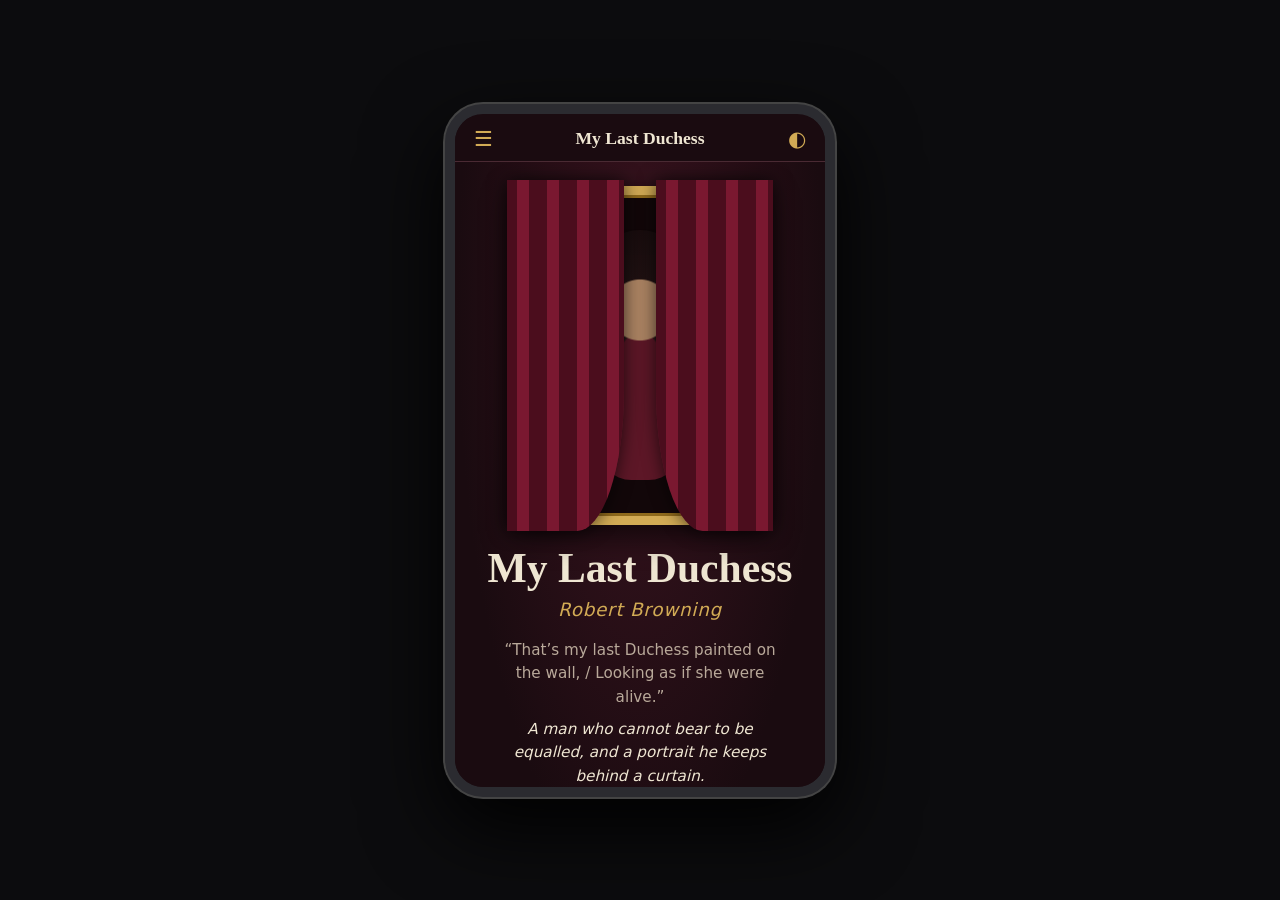
<file: index.html>
<!DOCTYPE html>
<html lang="en">
<head>
<meta charset="UTF-8">
<meta name="viewport" content="width=device-width, initial-scale=1, viewport-fit=cover">
<title>My Last Duchess – Robert Browning | Study Guide</title>
<link rel="stylesheet" href="style.css">
</head>
<body>
<div class="phone" data-theme="dark" id="phone">
  <div class="progress"><span id="bar"></span></div>
  <header class="top">
    <button id="menuBtn" aria-label="Open menu" aria-expanded="false">☰</button>
    <b>My Last Duchess</b>
    <button id="themeBtn" aria-label="Switch light or dark mode">◐</button>
  </header>
  <nav id="drawer" aria-label="Sections"></nav>

  <main class="screen" id="screen">
    <section class="cover" id="cover">
      <div class="room">
        <div class="frame"><div class="portrait"></div></div>
        <div class="curtain l"></div><div class="curtain r"></div>
      </div>
      <h1>My Last Duchess</h1>
      <p class="by">Robert Browning</p>
      <p class="tag">“That’s my last Duchess painted on the wall, / Looking as if she were alive.”<br><em>A man who cannot bear to be equalled, and a portrait he keeps behind a curtain.</em></p>
      <button class="cta" id="startBtn">Start Learning</button>
    </section>
    <div id="content"></div>
    <footer>STUDY MATERIAL MADE BY ESHAN.</footer>
  </main>
  <button id="topBtn" class="totop" aria-label="Back to top" hidden>↑</button>
</div>
<script src="script.js"></script>
</body>
</html>
</file>
<file: style.css>
*{box-sizing:border-box;margin:0;padding:0}
html,body{height:100%}
body{background:#0c0c0e;font-family:Karla,"Segoe UI",system-ui,sans-serif;display:flex;align-items:center;justify-content:center;overflow-x:hidden}
.phone[data-theme=dark]{--bg:#1a0b10;--card:#26121a;--ink:#efe6d2;--mute:#b9a99a;--gold:#d2ab55;--red:#6e1226;--line:#4a2a33}
.phone[data-theme=light]{--bg:#f6efe0;--card:#fffaf0;--ink:#2a1218;--mute:#6b5656;--gold:#8f6a1c;--red:#7a1830;--line:#dccfb4}
.phone{position:relative;width:100%;height:100dvh;background:var(--bg);color:var(--ink);overflow:hidden;font-size:16px;line-height:1.55}
@media(min-width:600px){.phone{width:min(390px,calc((100vh - 40px)*9/16));height:min(693px,calc(100vh - 40px));min-width:340px;border-radius:38px;border:10px solid #2b2b30;box-shadow:0 0 0 2px #444,0 30px 80px #000}}
.screen{height:100%;overflow-y:auto;overflow-x:hidden;scroll-behavior:smooth;padding-top:48px}
h1,h2,h3{font-family:"Cormorant Garamond",Georgia,serif;font-weight:700;line-height:1.15}
.progress{position:absolute;top:0;left:0;right:0;height:3px;z-index:30;background:transparent}
.progress span{display:block;height:100%;width:0;background:var(--gold)}
.top{position:absolute;top:3px;left:0;right:0;height:45px;z-index:20;display:flex;align-items:center;justify-content:space-between;padding:0 8px;background:var(--bg);border-bottom:1px solid var(--line);font-family:"Cormorant Garamond",Georgia,serif;font-size:1.1rem}
.top button,.totop{background:none;border:0;color:var(--gold);font-size:1.3rem;width:40px;height:40px;cursor:pointer;border-radius:50%}
.top button:focus-visible,.cta:focus-visible,.card>button:focus-visible,.totop:focus-visible,#drawer a:focus-visible,.flip:focus-visible{outline:2px solid var(--gold);outline-offset:2px}
#drawer{position:absolute;top:48px;left:0;right:0;z-index:19;background:var(--card);border-bottom:2px solid var(--gold);display:none;padding:6px 14px 12px}
#drawer.open{display:block}
#drawer a{display:block;padding:9px 4px;color:var(--ink);text-decoration:none;border-bottom:1px solid var(--line)}
.totop{position:absolute;right:14px;bottom:16px;z-index:25;background:var(--red);color:#fff;box-shadow:0 4px 14px #0008}
/* cover */
.cover{min-height:calc(100% + 0px);padding:18px 22px 36px;text-align:center;background:radial-gradient(ellipse at 50% 20%,#3b1420 0,var(--bg) 70%)}
.room{position:relative;width:78%;max-width:260px;aspect-ratio:3/4;margin:6px auto 20px}
.frame{position:absolute;inset:0;border:9px solid var(--gold);border-radius:6px;background:#120709;box-shadow:inset 0 0 0 3px #8f6a1c,0 10px 30px #000a;display:grid;place-items:center;overflow:hidden}
.portrait{width:62%;height:78%;border-radius:50% 50% 44% 44%/46% 46% 54% 54%;background:radial-gradient(circle at 50% 32%,#c79a73 0 16%,transparent 17%),radial-gradient(ellipse at 50% 95%,#6b1a2d 0 40%,transparent 41%),radial-gradient(ellipse at 50% 50%,#2c1a1a,#150a0c);opacity:.85}
.curtain{position:absolute;top:-6px;bottom:-6px;width:46%;background:repeating-linear-gradient(90deg,#4b0d1d 0 10px,#7a1830 10px 22px,#4b0d1d 22px 30px);transition:transform 1s ease;box-shadow:0 0 18px #000a}
.curtain.l{left:-6px;border-radius:0 0 40% 0;transform-origin:left}
.curtain.r{right:-6px;border-radius:0 0 0 40%;transform-origin:right}
.cover.open .l{transform:translateX(-96%)}
.cover.open .r{transform:translateX(96%)}
.cover h1{font-size:2.6rem;color:var(--ink)}
.by{color:var(--gold);font-size:1.15rem;letter-spacing:.04em;margin:4px 0 14px;font-style:italic}
.tag{color:var(--mute);font-size:.95rem;max-width:300px;margin:0 auto 22px}
.tag em{display:block;margin-top:8px;color:var(--ink)}
.cta{background:var(--gold);color:#1a0b10;border:0;padding:13px 30px;font:700 1rem Karla,sans-serif;border-radius:30px;cursor:pointer}
/* sections */
.sec{padding:34px 18px 8px}
.sec>h2{font-size:1.9rem;color:var(--gold);margin-bottom:4px}
.sec>.sub{color:var(--mute);font-size:.9rem;margin-bottom:14px}
.card{background:var(--card);border:1px solid var(--line);border-radius:10px;margin-bottom:10px;overflow:hidden}
.card>button{all:unset;box-sizing:border-box;display:flex;gap:10px;align-items:center;width:100%;padding:13px 14px;cursor:pointer;font-weight:700}
.card>button .n{flex:none;width:28px;height:28px;border-radius:50%;background:var(--red);color:#fff;display:grid;place-items:center;font-size:.85rem}
.card>button .ch{margin-left:auto;color:var(--gold);transition:transform .25s}
.card.open>button .ch{transform:rotate(180deg)}
.card .body{display:none;padding:0 14px 14px;color:var(--ink)}
.card.open .body{display:block}
.card .body p+p{margin-top:8px}
.body q{display:block;font-family:"Cormorant Garamond",Georgia,serif;font-style:italic;font-size:1.15rem;color:var(--gold);margin-bottom:6px;quotes:none}
mark{background:none;color:var(--gold);font-weight:700}
.theme-box{border-left:4px solid var(--gold);padding:10px 14px;background:var(--card);border-radius:0 10px 10px 0;margin-bottom:10px}
.people{display:grid;grid-template-columns:1fr 1fr;gap:10px}
.person{background:var(--card);border:1px solid var(--line);border-radius:10px;padding:12px}
.person h3{color:var(--gold);font-size:1.2rem}
.person p{font-size:.88rem;color:var(--mute);margin-top:4px}
.person.wide{grid-column:1/-1}
.vocab{display:grid;grid-template-columns:1fr 1fr;gap:10px}
.flip{perspective:700px;height:132px;cursor:pointer;background:none;border:0;color:inherit;font:inherit;text-align:left}
.flip>span{position:absolute;inset:0}
.flip{position:relative}
.face{position:absolute;inset:0;backface-visibility:hidden;border-radius:10px;border:1px solid var(--line);background:var(--card);padding:10px;transition:transform .5s;display:flex;flex-direction:column;justify-content:center}
.face.back{transform:rotateY(180deg);font-size:.8rem;background:var(--red);color:#fff;justify-content:flex-start;overflow:auto}
.face.front{align-items:center;text-align:center;font-family:"Cormorant Garamond",Georgia,serif;font-size:1.35rem;font-weight:700;color:var(--gold)}
.face.front small{font:.72rem Karla,sans-serif;color:var(--mute);margin-top:4px}
.flip.on .front{transform:rotateY(-180deg)}
.flip.on .back{transform:rotateY(0)}
.tabs{display:flex;gap:6px;margin-bottom:10px}
.tabs button{flex:1;padding:8px 4px;border-radius:20px;border:1px solid var(--gold);background:none;color:var(--gold);font:700 .85rem Karla,sans-serif;cursor:pointer}
.tabs button.on{background:var(--gold);color:#1a0b10}
.qgroup{display:none}.qgroup.on{display:block}
.rev{list-style:none}
.rev li{padding:8px 0 8px 22px;border-bottom:1px solid var(--line);position:relative}
.rev li:before{content:"✦";position:absolute;left:0;color:var(--gold)}
.minute{background:var(--red);color:#fff;border-radius:10px;padding:14px;margin-top:12px}
.minute h3{font-size:1.3rem;margin-bottom:6px}
.note{font-size:.8rem;color:var(--mute);margin-top:8px}
footer{text-align:center;color:var(--mute);font-size:.78rem;padding:30px 16px 60px}
@media(prefers-reduced-motion:reduce){.screen{scroll-behavior:auto}*{transition:none!important}}
</file>
<file: My Last Duchess/style.css>
*{box-sizing:border-box;margin:0;padding:0}
html,body{height:100%}
body{background:#0c0c0e;font-family:Karla,"Segoe UI",system-ui,sans-serif;display:flex;align-items:center;justify-content:center;overflow-x:hidden}
.phone[data-theme=dark]{--bg:#1a0b10;--card:#26121a;--ink:#efe6d2;--mute:#b9a99a;--gold:#d2ab55;--red:#6e1226;--line:#4a2a33}
.phone[data-theme=light]{--bg:#f6efe0;--card:#fffaf0;--ink:#2a1218;--mute:#6b5656;--gold:#8f6a1c;--red:#7a1830;--line:#dccfb4}
.phone{position:relative;width:100%;height:100dvh;background:var(--bg);color:var(--ink);overflow:hidden;font-size:16px;line-height:1.55}
@media(min-width:600px){.phone{width:min(390px,calc((100vh - 40px)*9/16));height:min(693px,calc(100vh - 40px));min-width:340px;border-radius:38px;border:10px solid #2b2b30;box-shadow:0 0 0 2px #444,0 30px 80px #000}}
.screen{height:100%;overflow-y:auto;overflow-x:hidden;scroll-behavior:smooth;padding-top:48px}
h1,h2,h3{font-family:"Cormorant Garamond",Georgia,serif;font-weight:700;line-height:1.15}
.progress{position:absolute;top:0;left:0;right:0;height:3px;z-index:30;background:transparent}
.progress span{display:block;height:100%;width:0;background:var(--gold)}
.top{position:absolute;top:3px;left:0;right:0;height:45px;z-index:20;display:flex;align-items:center;justify-content:space-between;padding:0 8px;background:var(--bg);border-bottom:1px solid var(--line);font-family:"Cormorant Garamond",Georgia,serif;font-size:1.1rem}
.top button,.totop{background:none;border:0;color:var(--gold);font-size:1.3rem;width:40px;height:40px;cursor:pointer;border-radius:50%}
.top button:focus-visible,.cta:focus-visible,.card>button:focus-visible,.totop:focus-visible,#drawer a:focus-visible,.flip:focus-visible{outline:2px solid var(--gold);outline-offset:2px}
#drawer{position:absolute;top:48px;left:0;right:0;z-index:19;background:var(--card);border-bottom:2px solid var(--gold);display:none;padding:6px 14px 12px}
#drawer.open{display:block}
#drawer a{display:block;padding:9px 4px;color:var(--ink);text-decoration:none;border-bottom:1px solid var(--line)}
.totop{position:absolute;right:14px;bottom:16px;z-index:25;background:var(--red);color:#fff;box-shadow:0 4px 14px #0008}
/* cover */
.cover{min-height:calc(100% + 0px);padding:18px 22px 36px;text-align:center;background:radial-gradient(ellipse at 50% 20%,#3b1420 0,var(--bg) 70%)}
.room{position:relative;width:78%;max-width:260px;aspect-ratio:3/4;margin:6px auto 20px}
.frame{position:absolute;inset:0;border:9px solid var(--gold);border-radius:6px;background:#120709;box-shadow:inset 0 0 0 3px #8f6a1c,0 10px 30px #000a;display:grid;place-items:center;overflow:hidden}
.portrait{width:62%;height:78%;border-radius:50% 50% 44% 44%/46% 46% 54% 54%;background:radial-gradient(circle at 50% 32%,#c79a73 0 16%,transparent 17%),radial-gradient(ellipse at 50% 95%,#6b1a2d 0 40%,transparent 41%),radial-gradient(ellipse at 50% 50%,#2c1a1a,#150a0c);opacity:.85}
.curtain{position:absolute;top:-6px;bottom:-6px;width:46%;background:repeating-linear-gradient(90deg,#4b0d1d 0 10px,#7a1830 10px 22px,#4b0d1d 22px 30px);transition:transform 1s ease;box-shadow:0 0 18px #000a}
.curtain.l{left:-6px;border-radius:0 0 40% 0;transform-origin:left}
.curtain.r{right:-6px;border-radius:0 0 0 40%;transform-origin:right}
.cover.open .l{transform:translateX(-96%)}
.cover.open .r{transform:translateX(96%)}
.cover h1{font-size:2.6rem;color:var(--ink)}
.by{color:var(--gold);font-size:1.15rem;letter-spacing:.04em;margin:4px 0 14px;font-style:italic}
.tag{color:var(--mute);font-size:.95rem;max-width:300px;margin:0 auto 22px}
.tag em{display:block;margin-top:8px;color:var(--ink)}
.cta{background:var(--gold);color:#1a0b10;border:0;padding:13px 30px;font:700 1rem Karla,sans-serif;border-radius:30px;cursor:pointer}
/* sections */
.sec{padding:34px 18px 8px}
.sec>h2{font-size:1.9rem;color:var(--gold);margin-bottom:4px}
.sec>.sub{color:var(--mute);font-size:.9rem;margin-bottom:14px}
.card{background:var(--card);border:1px solid var(--line);border-radius:10px;margin-bottom:10px;overflow:hidden}
.card>button{all:unset;box-sizing:border-box;display:flex;gap:10px;align-items:center;width:100%;padding:13px 14px;cursor:pointer;font-weight:700}
.card>button .n{flex:none;width:28px;height:28px;border-radius:50%;background:var(--red);color:#fff;display:grid;place-items:center;font-size:.85rem}
.card>button .ch{margin-left:auto;color:var(--gold);transition:transform .25s}
.card.open>button .ch{transform:rotate(180deg)}
.card .body{display:none;padding:0 14px 14px;color:var(--ink)}
.card.open .body{display:block}
.card .body p+p{margin-top:8px}
.body q{display:block;font-family:"Cormorant Garamond",Georgia,serif;font-style:italic;font-size:1.15rem;color:var(--gold);margin-bottom:6px;quotes:none}
mark{background:none;color:var(--gold);font-weight:700}
.theme-box{border-left:4px solid var(--gold);padding:10px 14px;background:var(--card);border-radius:0 10px 10px 0;margin-bottom:10px}
.people{display:grid;grid-template-columns:1fr 1fr;gap:10px}
.person{background:var(--card);border:1px solid var(--line);border-radius:10px;padding:12px}
.person h3{color:var(--gold);font-size:1.2rem}
.person p{font-size:.88rem;color:var(--mute);margin-top:4px}
.person.wide{grid-column:1/-1}
.vocab{display:grid;grid-template-columns:1fr 1fr;gap:10px}
.flip{perspective:700px;height:132px;cursor:pointer;background:none;border:0;color:inherit;font:inherit;text-align:left}
.flip>span{position:absolute;inset:0}
.flip{position:relative}
.face{position:absolute;inset:0;backface-visibility:hidden;border-radius:10px;border:1px solid var(--line);background:var(--card);padding:10px;transition:transform .5s;display:flex;flex-direction:column;justify-content:center}
.face.back{transform:rotateY(180deg);font-size:.8rem;background:var(--red);color:#fff;justify-content:flex-start;overflow:auto}
.face.front{align-items:center;text-align:center;font-family:"Cormorant Garamond",Georgia,serif;font-size:1.35rem;font-weight:700;color:var(--gold)}
.face.front small{font:.72rem Karla,sans-serif;color:var(--mute);margin-top:4px}
.flip.on .front{transform:rotateY(-180deg)}
.flip.on .back{transform:rotateY(0)}
.tabs{display:flex;gap:6px;margin-bottom:10px}
.tabs button{flex:1;padding:8px 4px;border-radius:20px;border:1px solid var(--gold);background:none;color:var(--gold);font:700 .85rem Karla,sans-serif;cursor:pointer}
.tabs button.on{background:var(--gold);color:#1a0b10}
.qgroup{display:none}.qgroup.on{display:block}
.rev{list-style:none}
.rev li{padding:8px 0 8px 22px;border-bottom:1px solid var(--line);position:relative}
.rev li:before{content:"✦";position:absolute;left:0;color:var(--gold)}
.minute{background:var(--red);color:#fff;border-radius:10px;padding:14px;margin-top:12px}
.minute h3{font-size:1.3rem;margin-bottom:6px}
.note{font-size:.8rem;color:var(--mute);margin-top:8px}
footer{text-align:center;color:var(--mute);font-size:.78rem;padding:30px 16px 60px}
@media(prefers-reduced-motion:reduce){.screen{scroll-behavior:auto}*{transition:none!important}}
</file>
